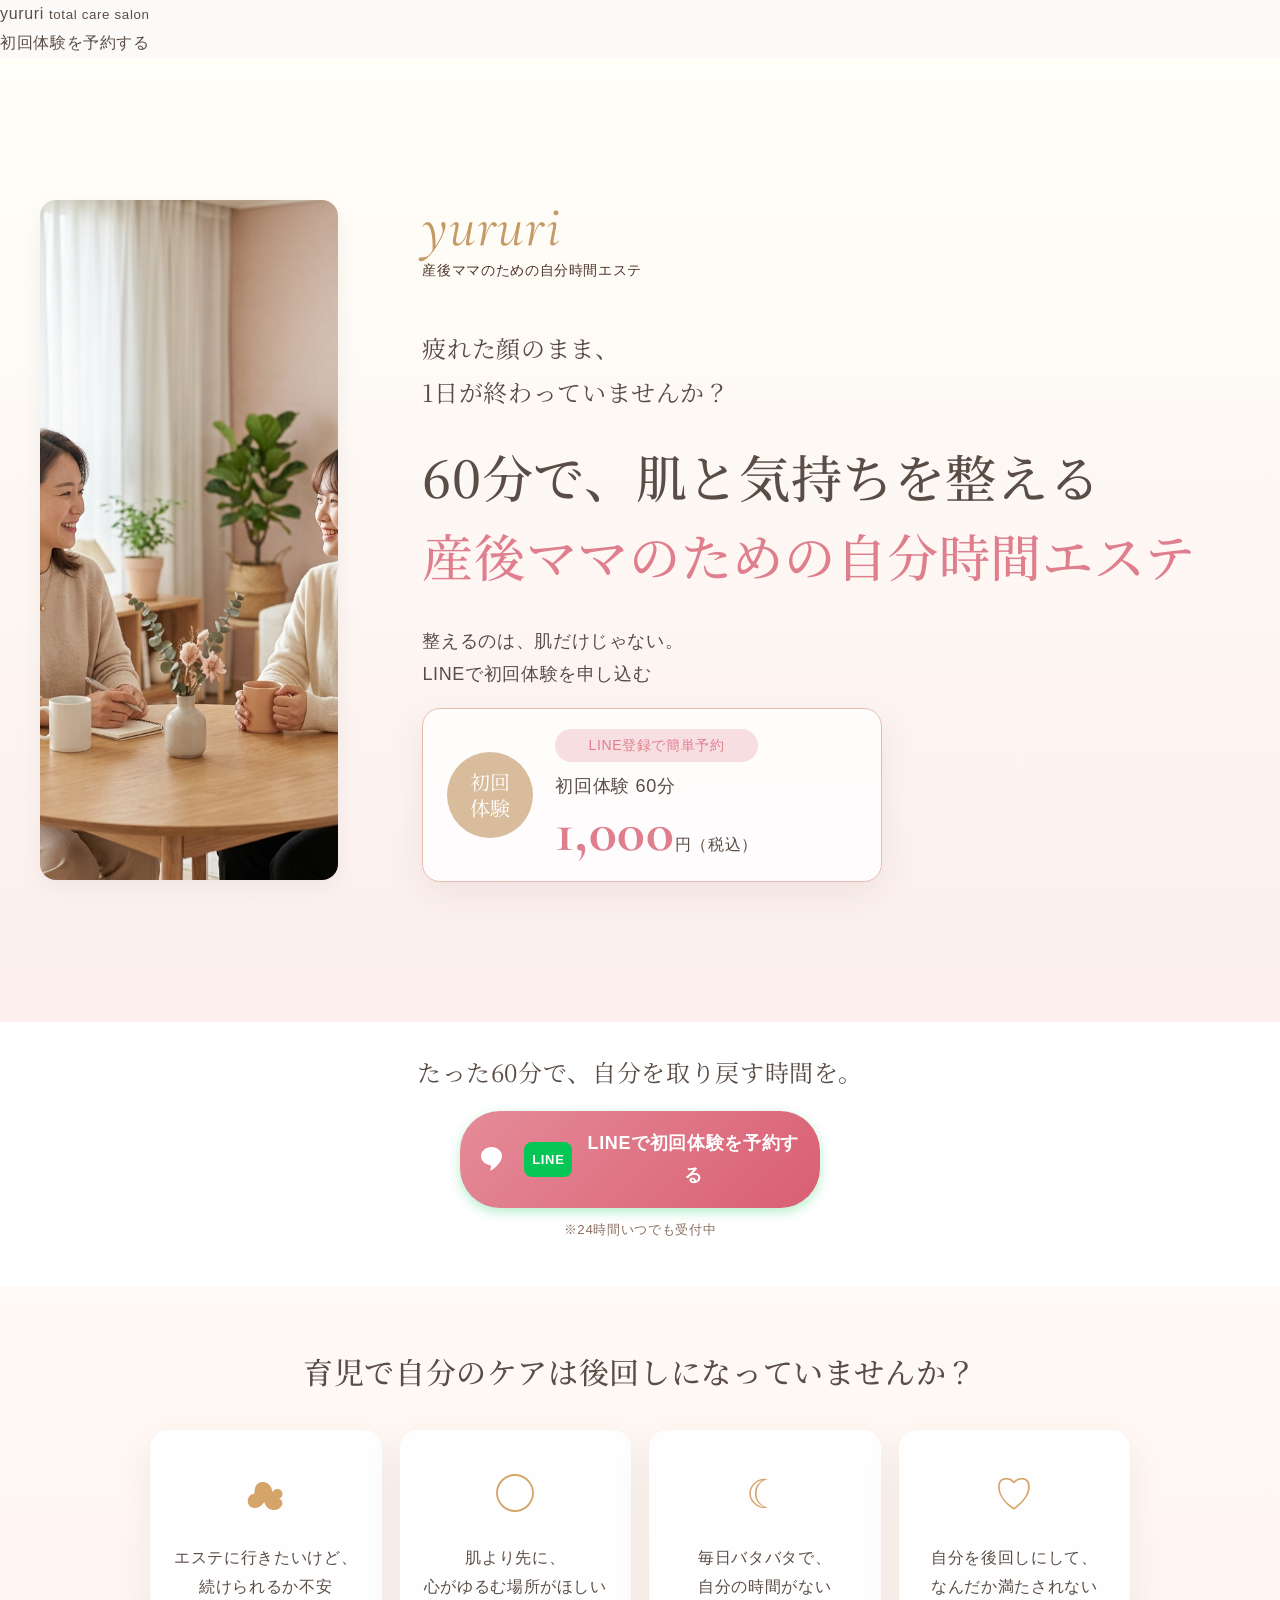
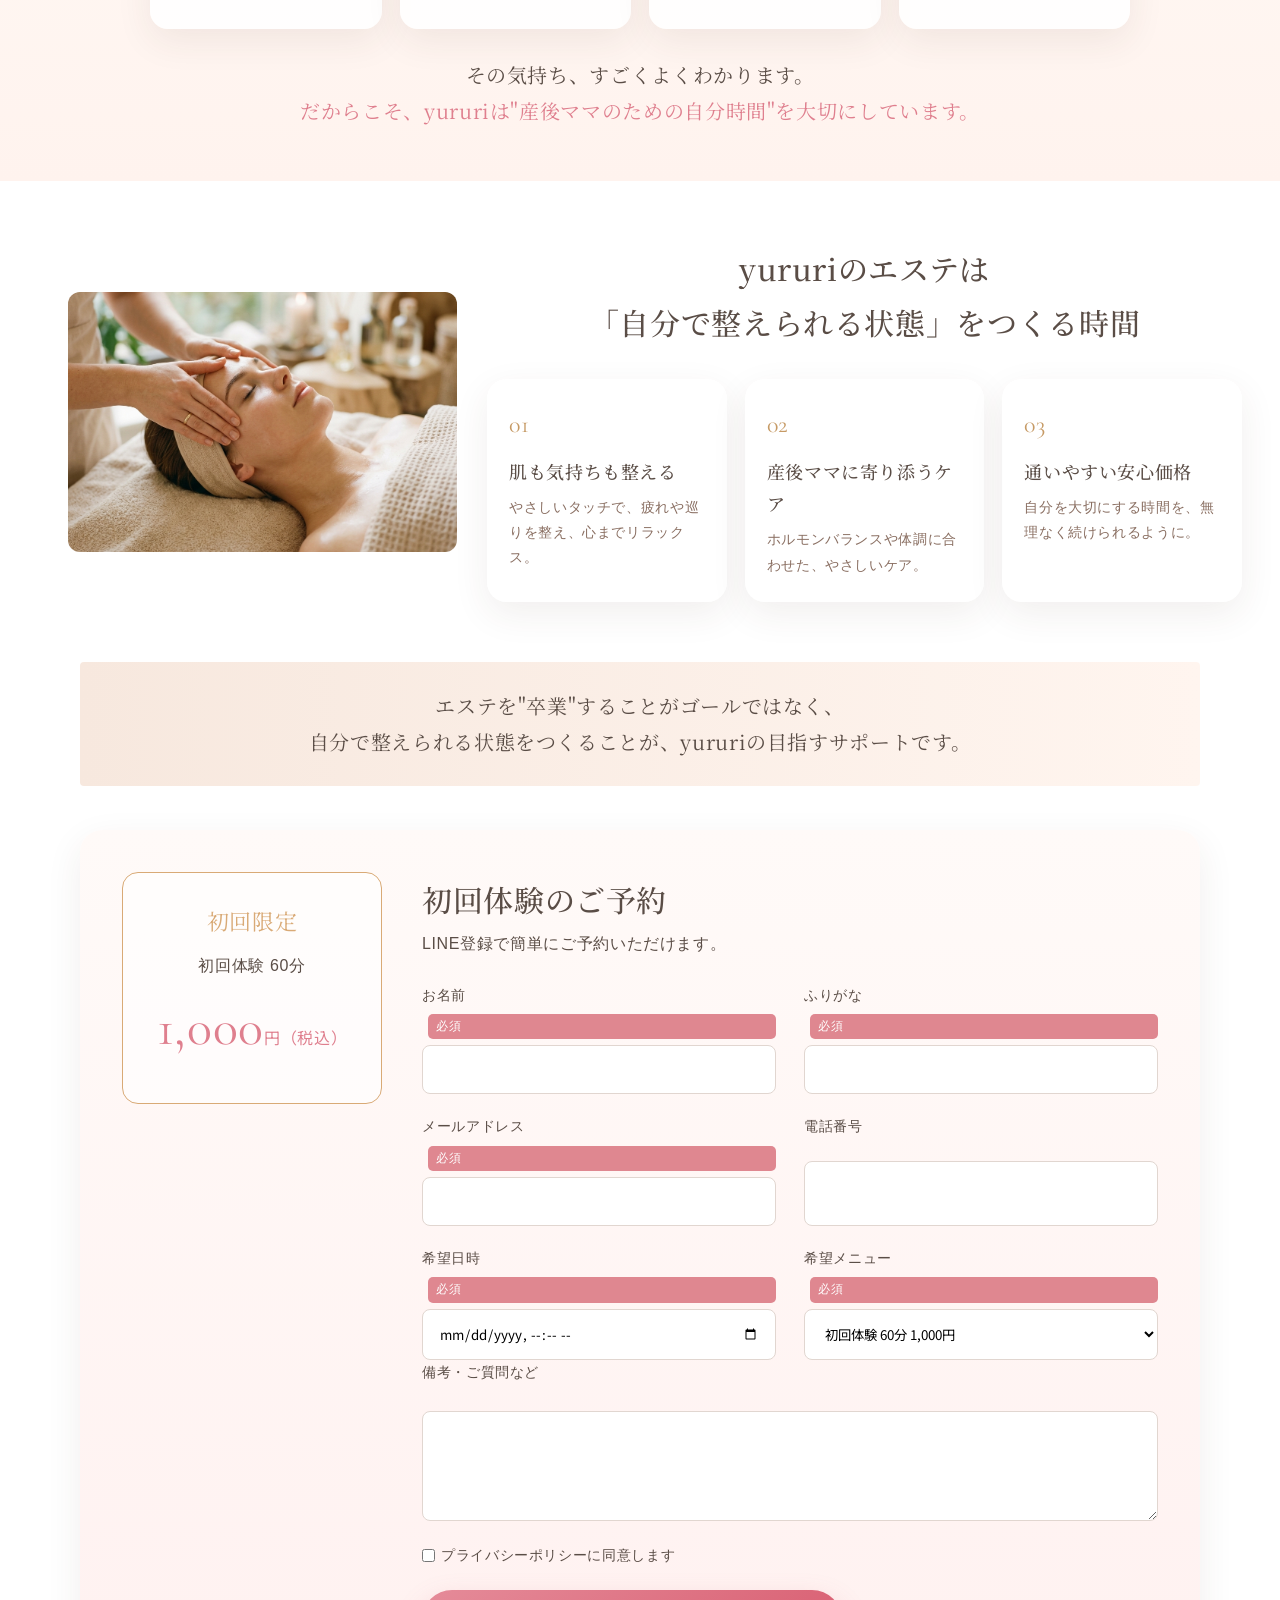
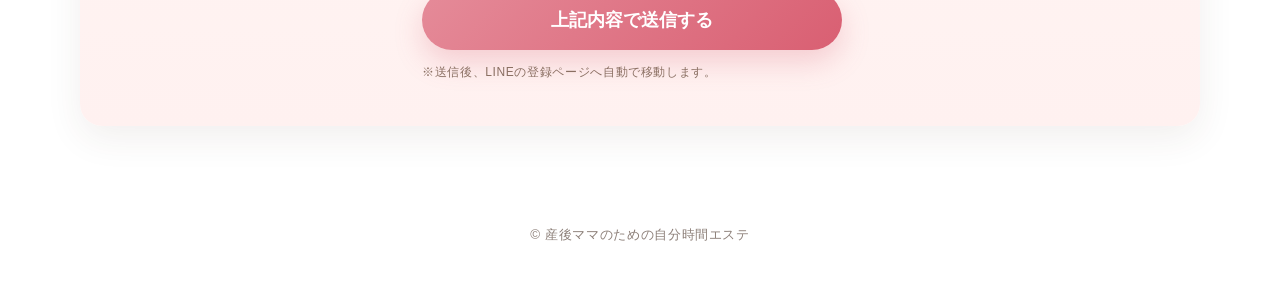
<file: index.html>
<!DOCTYPE html>
<html lang="ja">

<head>
    <meta charset="UTF-8" />
    <meta name="viewport" content="width=device-width, initial-scale=1.0" />
    <title>yururi｜産後ママのための自分時間エステ</title>

    <link rel="stylesheet" href="css/style.css" />
    <link rel="stylesheet" href="style.css" />

    <link rel="preconnect" href="https://fonts.googleapis.com">
    <link rel="preconnect" href="https://fonts.gstatic.com" crossorigin>
    <link
        href="https://fonts.googleapis.com/css2?family=Cormorant+Garamond:wght@500;600&family=Noto+Sans+JP:wght@400;500;700&family=Noto+Serif+JP:wght@400;500;600;700&display=swap"
        rel="stylesheet">
</head>

<body>

    <header class="header">
        <div class="header-logo">
            <span>yururi</span>
            <small>total care salon</small>
        </div>

        <a href="#reserve" class="header-btn">初回体験を予約する</a>
    </header>

    <main>

        <!-- FV -->
        <section class="hero">
            <div class="hero-inner">
                <div class="hero-copy">
                    <div class="logo">
                        <span>yururi</span>
                        <small>産後ママのための自分時間エステ</small>
                    </div>

                    <p class="hero-sub">疲れた顔のまま、<br>1日が終わっていませんか？</p>

                    <h1>
                        60分で、肌と気持ちを整える<br>
                        <span>産後ママのための自分時間エステ</span>
                    </h1>

                    <p class="hero-text">
                        整えるのは、肌だけじゃない。<br>
                        LINEで初回体験を申し込む
                    </p>

                    <div class="price-card">
                        <div class="price-badge">初回<br>体験</div>
                        <div>
                            <p class="price-note">LINE登録で簡単予約</p>
                            <p class="price-menu">初回体験 60分</p>
                            <p class="price"><strong>1,000</strong>円（税込）</p>
                        </div>
                    </div>
                </div>

                <div class="hero-image">
                    <img src="assets/fv_counseling.png" alt="産後ママ向けエステのイメージ">
                </div>
            </div>
        </section>

        <!-- CTA -->
        <section class="main-cta">
            <p>たった60分で、自分を取り戻す時間を。</p>
            <a href="#reserve" class="cta-button">
                <span>LINE</span>
                LINEで初回体験を予約する
            </a>
            <small>※24時間いつでも受付中</small>
        </section>

        <!-- 悩み -->
        <section class="worry">
            <h2>育児で自分のケアは後回しになっていませんか？</h2>

            <div class="worry-grid">
                <div class="worry-card">
                    <div class="icon">☁</div>
                    <p>エステに行きたいけど、<br>続けられるか不安</p>
                </div>
                <div class="worry-card">
                    <div class="icon">◯</div>
                    <p>肌より先に、<br>心がゆるむ場所がほしい</p>
                </div>
                <div class="worry-card">
                    <div class="icon">☾</div>
                    <p>毎日バタバタで、<br>自分の時間がない</p>
                </div>
                <div class="worry-card">
                    <div class="icon">♡</div>
                    <p>自分を後回しにして、<br>なんだか満たされない</p>
                </div>
            </div>

            <p class="worry-message">
                その気持ち、すごくよくわかります。<br>
                <span>だからこそ、yururiは"産後ママのための自分時間"を大切にしています。</span>
            </p>
        </section>

        <!-- コンセプト -->
        <section class="concept-section">
            <div class="concept-image">
                <img src="assets/treatment_facial.png" alt="施術ルームのイメージ">
            </div>

            <div class="concept-copy">
                <h2>yururiのエステは<br>「自分で整えられる状態」をつくる時間</h2>

                <div class="concept-cards">
                    <div class="concept-card">
                        <span>01</span>
                        <h3>肌も気持ちも整える</h3>
                        <p>やさしいタッチで、疲れや巡りを整え、心までリラックス。</p>
                    </div>
                    <div class="concept-card">
                        <span>02</span>
                        <h3>産後ママに寄り添うケア</h3>
                        <p>ホルモンバランスや体調に合わせた、やさしいケア。</p>
                    </div>
                    <div class="concept-card">
                        <span>03</span>
                        <h3>通いやすい安心価格</h3>
                        <p>自分を大切にする時間を、無理なく続けられるように。</p>
                    </div>
                </div>
            </div>
        </section>

        <section class="message-band">
            エステを"卒業"することがゴールではなく、<br>
            自分で整えられる状態をつくることが、yururiの目指すサポートです。
        </section>

        <!-- 予約フォーム -->
        <section id="reserve" class="reserve">
            <div class="reserve-price">
                <p class="reserve-title">初回限定</p>
                <p>初回体験 60分</p>
                <p class="reserve-price-num">1,000<span>円（税込）</span></p>
            </div>

            <div class="reserve-form-wrap">
                <h2>初回体験のご予約</h2>
                <p>LINE登録で簡単にご予約いただけます。</p>

                <form id="reserveForm" class="reserve-form">
                    <div class="form-grid">
                        <label>
                            お名前 <span>必須</span>
                            <input type="text" name="name" required>
                        </label>

                        <label>
                            ふりがな <span>必須</span>
                            <input type="text" name="kana" required>
                        </label>

                        <label>
                            メールアドレス <span>必須</span>
                            <input type="email" name="email" required>
                        </label>

                        <label>
                            電話番号
                            <input type="tel" name="tel">
                        </label>

                        <label>
                            希望日時 <span>必須</span>
                            <input type="datetime-local" name="date" required>
                        </label>

                        <label>
                            希望メニュー <span>必須</span>
                            <select name="menu" required>
                                <option value="初回体験 60分 1,000円">初回体験 60分 1,000円</option>
                            </select>
                        </label>
                    </div>

                    <label>
                        備考・ご質問など
                        <textarea name="message"></textarea>
                    </label>

                    <label class="privacy">
                        <input type="checkbox" required>
                        プライバシーポリシーに同意します
                    </label>

                    <button type="submit" class="submit-button">上記内容で送信する</button>
                    <p class="form-note">※送信後、LINEの登録ページへ自動で移動します。</p>
                </form>

                <div id="thanksMessage" class="thanks-message">
                    <h3>ご予約ありがとうございます</h3>
                    <p>スムーズなご案内のため、LINE登録をお願いいたします。</p>
                    <a href="https://lin.ee/TsRYLeT" class="cta-button">LINE登録はこちら</a>
                </div>
            </div>
        </section>

    </main>

    <footer class="footer">
        <p><small>&copy; 産後ママのための自分時間エステ</small></p>
    </footer>

    <script src="js/main.js"></script>
</body>

</html>
</file>
<file: css/style.css>
/* ヘッダーを上部固定 */
.header {
    position: sticky;
    top: 0;
    z-index: 999;
    background: rgba(252, 250, 248, 0.92);
    backdrop-filter: blur(10px);
}

/* PC表示 */
@media (min-width: 901px) {
    .hero-inner {
        grid-template-columns: 47% 53%;
    }

    .worry-grid {
        grid-template-columns: repeat(4, 1fr);
    }

    .concept-section {
        grid-template-columns: 34% 66%;
    }

    .concept-cards {
        grid-template-columns: repeat(3, 1fr);
    }

    .reserve {
        grid-template-columns: 260px 1fr;
    }
}

/* スマホ表示 */
@media (max-width: 900px) {

    .hero-inner,
    .worry-grid,
    .concept-section,
    .concept-cards,
    .reserve,
    .form-grid {
        grid-template-columns: 1fr;
    }

    .hero-image {
        order: -1;
        height: 390px;
    }

    .hero-copy {
        padding: 32px 22px 42px;
    }

    .cta-button,
    .submit-button {
        width: 100%;
        min-width: auto;
    }

    .header {
        padding: 12px 16px;
    }
}

:root {
    --bg: #fcfaf8;
    --ivory: #fffaf6;
    --beige: #f3e7dd;
    --beige-dark: #d8bc9b;
    --pink: #df7f8e;
    --pink-soft: #f7dfe1;
    --brown: #4f352c;
    --brown-light: #8a6f62;
    --white: #ffffff;
    --line: #06c755;
    --border: #ead8cc;

    --font-logo: "Cormorant Garamond", serif;
    --font-heading: "Noto Serif JP", serif;
    --font-body: "Noto Sans JP", sans-serif;

    --shadow: 0 12px 36px rgba(79, 53, 44, 0.08);
    --radius: 28px;
    --radius-lg: 40px;
}

* {
    box-sizing: border-box;
    margin: 0;
    padding: 0;
}

html {
    scroll-behavior: smooth;
}

body {
    background: var(--bg);
    color: var(--brown);
    font-family: var(--font-body);
    line-height: 1.8;
    letter-spacing: 0.04em;
}

img {
    width: 100%;
    display: block;
}

a {
    text-decoration: none;
    color: inherit;
}

h1,
h2,
h3 {
    font-family: var(--font-heading);
    font-weight: 500;
}

/* FV */
.hero {
    background: linear-gradient(90deg, #fffaf6 0%, #fffaf6 44%, #f2ddcc 100%);
}

.hero-inner {
    max-width: 1200px;
    margin: 0 auto;
    display: grid;
    grid-template-columns: 47% 53%;
    min-height: 680px;
    align-items: center;
}

.logo {
    margin-bottom: 42px;
}

.logo span {
    display: block;
    font-family: var(--font-logo);
    font-size: 58px;
    line-height: 1;
    color: #c69a65;
    font-style: italic;
}

.logo small {
    font-size: 14px;
    color: var(--brown);
}

.hero-copy {
    padding: 60px 44px;
    position: relative;
    z-index: 2;
}

.hero-sub {
    font-family: var(--font-heading);
    font-size: 24px;
    line-height: 1.8;
    margin-bottom: 24px;
}

.hero h1 {
    font-size: clamp(34px, 4vw, 52px);
    line-height: 1.55;
    margin-bottom: 30px;
}

.hero h1 span {
    color: var(--pink);
}

.hero-text {
    font-size: 18px;
    margin-bottom: 18px;
}

.hero-image {
    height: 680px;
}

.hero-image img {
    height: 100%;
    object-fit: cover;
}

.price-card {
    display: flex;
    align-items: center;
    gap: 22px;
    width: min(460px, 100%);
    background: rgba(255, 255, 255, 0.82);
    border: 1px solid #e8b9ad;
    border-radius: 18px;
    padding: 20px 24px;
    box-shadow: var(--shadow);
}

.price-badge {
    width: 86px;
    height: 86px;
    border-radius: 50%;
    background: var(--beige-dark);
    color: var(--white);
    display: grid;
    place-items: center;
    text-align: center;
    font-family: var(--font-heading);
    font-size: 20px;
    line-height: 1.3;
    flex-shrink: 0;
}

.price-note {
    background: var(--pink-soft);
    color: var(--pink);
    border-radius: 999px;
    padding: 4px 18px;
    font-size: 14px;
    text-align: center;
    margin-bottom: 8px;
}

.price-menu {
    font-size: 18px;
}

.price strong {
    font-family: var(--font-logo);
    font-size: 58px;
    color: var(--pink);
    line-height: 1;
}

/* CTA */
.main-cta {
    text-align: center;
    background: var(--white);
    padding: 28px 20px 44px;
}

.main-cta p {
    font-family: var(--font-heading);
    font-size: 24px;
    margin-bottom: 18px;
}

.main-cta small {
    display: block;
    margin-top: 10px;
    color: var(--brown-light);
}

.cta-button,
.submit-button {
    display: inline-flex;
    align-items: center;
    justify-content: center;
    gap: 14px;
    min-width: 360px;
    max-width: 100%;
    padding: 20px 42px;
    border-radius: 999px;
    background: linear-gradient(135deg, #e58b99, #d95f72);
    color: var(--white);
    font-weight: 700;
    font-size: 24px;
    border: none;
    cursor: pointer;
    box-shadow: 0 12px 28px rgba(217, 95, 114, 0.25);
}

.cta-button span {
    background: var(--line);
    font-size: 13px;
    padding: 6px 8px;
    border-radius: 8px;
}

/* Worry */
.worry {
    padding: 58px 20px 52px;
    background: linear-gradient(180deg, #fffaf6, #fff3ee);
    text-align: center;
}

.worry h2 {
    font-size: 30px;
    margin-bottom: 32px;
}

.worry-grid {
    max-width: 980px;
    margin: 0 auto 28px;
    display: grid;
    grid-template-columns: repeat(4, 1fr);
    gap: 18px;
}

.worry-card {
    background: rgba(255, 255, 255, 0.9);
    border-radius: 18px;
    padding: 28px 16px;
    box-shadow: var(--shadow);
}

.icon {
    font-size: 40px;
    color: #d4a469;
    margin-bottom: 14px;
}

.worry-message {
    font-family: var(--font-heading);
    font-size: 20px;
}

.worry-message span {
    color: var(--pink);
}

/* Concept */
.concept-section {
    max-width: 1200px;
    margin: 0 auto;
    padding: 60px 28px;
    display: grid;
    grid-template-columns: 34% 66%;
    gap: 30px;
    align-items: center;
}

.concept-image img {
    border-radius: 12px;
    height: 260px;
    object-fit: cover;
}

.concept-copy h2 {
    text-align: center;
    font-size: 30px;
    margin-bottom: 30px;
}

.concept-cards {
    display: grid;
    grid-template-columns: repeat(3, 1fr);
    gap: 18px;
}

.concept-card {
    background: rgba(255, 255, 255, 0.86);
    border-radius: 20px;
    padding: 24px 22px;
    box-shadow: var(--shadow);
}

.concept-card span {
    color: #c69a65;
    font-family: var(--font-logo);
    font-size: 24px;
}

.concept-card h3 {
    font-size: 18px;
    margin: 8px 0;
}

.concept-card p {
    font-size: 14px;
    color: var(--brown-light);
}

/* Message */
.message-band {
    width: min(1120px, calc(100% - 40px));
    margin: 0 auto 44px;
    background: linear-gradient(90deg, #f7e8de, #fff5ef);
    padding: 26px 20px;
    text-align: center;
    font-family: var(--font-heading);
    font-size: 20px;
    border-radius: 4px;
}

/* Reserve */
.reserve {
    width: min(1120px, calc(100% - 40px));
    margin: 0 auto 70px;
    background: linear-gradient(180deg, #fffaf8, #fff1f0);
    border-radius: 22px;
    padding: 42px;
    display: grid;
    grid-template-columns: 260px 1fr;
    gap: 40px;
    box-shadow: var(--shadow);
}

.reserve-price {
    border: 1px solid #d9aa76;
    border-radius: 16px;
    text-align: center;
    padding: 28px 18px;
    align-self: start;
    background: rgba(255, 255, 255, 0.65);
}

.reserve-title {
    color: #d9aa76;
    font-family: var(--font-heading);
    font-size: 22px;
    margin-bottom: 12px;
}

.reserve-price-num {
    font-family: var(--font-logo);
    font-size: 52px;
    color: var(--pink);
}

.reserve-price-num span {
    font-family: var(--font-body);
    font-size: 16px;
}

.reserve-form-wrap h2 {
    font-size: 30px;
    margin-bottom: 4px;
}

.reserve-form-wrap>p {
    margin-bottom: 24px;
}

.form-grid {
    display: grid;
    grid-template-columns: repeat(2, 1fr);
    gap: 20px 28px;
}

.reserve-form label {
    display: grid;
    gap: 6px;
    font-size: 14px;
}

.reserve-form label span {
    background: #df8790;
    color: #fff;
    border-radius: 5px;
    padding: 2px 8px;
    font-size: 12px;
    margin-left: 6px;
}

input,
select,
textarea {
    width: 100%;
    border: 1px solid #e1d6d0;
    border-radius: 8px;
    padding: 14px 16px;
    font-family: var(--font-body);
    background: var(--white);
}

textarea {
    min-height: 110px;
    resize: vertical;
    margin-top: 20px;
}

.privacy {
    display: flex !important;
    align-items: center;
    gap: 8px;
    margin: 22px 0;
}

.privacy input {
    width: auto;
}

.submit-button {
    width: min(420px, 100%);
    font-size: 18px;
    padding: 18px 34px;
}

.form-note {
    font-size: 12px;
    margin-top: 12px;
    color: var(--brown-light);
}

.thanks-message {
    display: none;
    margin-top: 28px;
    background: var(--white);
    border-radius: 20px;
    padding: 28px;
    text-align: center;
}

/* Responsive */
@media (max-width: 900px) {
    .hero-inner {
        grid-template-columns: 1fr;
        min-height: auto;
    }

    .hero-image {
        order: -1;
        height: 390px;
    }

    .hero-copy {
        padding: 32px 22px 42px;
    }

    .logo span {
        font-size: 46px;
    }

    .hero-sub {
        font-size: 18px;
    }

    .hero h1 {
        font-size: 30px;
    }

    .price-card {
        align-items: center;
    }

    .main-cta p {
        font-size: 18px;
    }

    .cta-button,
    .submit-button {
        min-width: auto;
        width: 100%;
        font-size: 17px;
        padding: 18px 22px;
    }

    .worry-grid,
    .concept-cards,
    .form-grid {
        grid-template-columns: 1fr;
    }

    .concept-section {
        grid-template-columns: 1fr;
        padding: 50px 20px;
    }

    .reserve {
        grid-template-columns: 1fr;
        width: calc(100% - 28px);
        padding: 28px 20px;
    }

    .message-band {
        font-size: 16px;
    }
}
</file>
<file: style.css>
:root {
    /* Colors */
    --c-beige: #f5f0eb;
    --c-ivory: #fffff8;
    --c-light-pink: #fcefee;
    --c-light-brown: #a68a7e;
    --c-white: #ffffff;
    --c-text: #5a4d46;
    --c-text-light: #8c7f78;
    --c-accent: #e59a94;
    --c-line: #06C755; /* LINE color */
    
    /* Spacing & Typography using Clamp for fluidity */
    --sp-s: clamp(12px, 2vw, 16px);
    --sp-m: clamp(24px, 4vw, 32px);
    --sp-l: clamp(32px, 6vw, 48px);
    --sp-xl: clamp(48px, 8vw, 80px);

    --font-size-base: clamp(15px, 2vw, 16px);
    --font-size-lead: clamp(1rem, 2.5vw, 1.125rem);
    --font-size-title: clamp(1.25rem, 3vw, 1.375rem);
    --font-size-large: clamp(1.25rem, 3vw, 1.5rem);
    --font-size-huge: clamp(2rem, 5vw, 2.5rem);
    --font-size-small: clamp(0.8125rem, 1.5vw, 0.875rem);

    /* Fonts */
    --font-main: 'Zen Kaku Gothic Antique', sans-serif;
}

* {
    margin: 0;
    padding: 0;
    box-sizing: border-box;
}

html, body {
    overflow-x: hidden; /* Prevent horizontal scrolling on mobile */
    width: 100%;
}

body {
    font-family: var(--font-main);
    color: var(--c-text);
    background-color: var(--c-white);
    line-height: 1.8;
    font-size: var(--font-size-base);
    -webkit-font-smoothing: antialiased;
    /* Space for fixed CTA on mobile */
    padding-bottom: 80px; 
}

img {
    max-width: 100%;
    height: auto;
    display: block;
    width: 100%; /* Ensure responsiveness */
}

/* Utilities */
.container {
    max-width: 1000px;
    margin: 0 auto;
}

.text-center { text-align: center; }
.mt-s { margin-top: var(--sp-s); }
.mt-m { margin-top: var(--sp-m); }
.mt-l { margin-top: var(--sp-l); }
.mt-xl { margin-top: var(--sp-xl); }
.mb-m { margin-bottom: var(--sp-m); }
.pt-m { padding-top: var(--sp-m); }

.bg-beige { background-color: var(--c-beige); }
.bg-ivory { background-color: var(--c-ivory); }
.bg-light-pink { background-color: var(--c-light-pink); }
.bg-white { background-color: var(--c-white); }

.section-padding {
    padding: var(--sp-xl) 20px;
}

.text-lead {
    font-size: var(--font-size-lead);
    font-weight: 500;
    line-height: 1.8;
    text-align: center;
}

.text-normal {
    font-size: var(--font-size-base);
    line-height: 1.8;
}

.text-emphasis {
    font-size: var(--font-size-title);
    font-weight: 700;
    color: var(--c-light-brown);
    text-align: center;
}

.text-emphasis-soft {
    font-size: var(--font-size-lead);
    font-weight: 700;
    color: var(--c-accent);
}

.section-title {
    font-size: var(--font-size-title);
    font-weight: 700;
    text-align: center;
    color: var(--c-light-brown);
    margin-bottom: var(--sp-l);
    line-height: 1.6;
}

/* Hero Section */
.hero {
    background: linear-gradient(to bottom, var(--c-ivory), var(--c-light-pink));
    padding-top: 40px;
    padding-bottom: 40px;
}

.hero-inner {
    display: flex;
    flex-direction: column; /* Mobile: image, then text */
    gap: 24px;
}

.hero-image {
    border-radius: 16px;
    overflow: hidden;
    box-shadow: 0 8px 24px rgba(0,0,0,0.05);
}

.hero-content {
    max-width: 600px;
    margin: 0 auto;
    text-align: center;
}

.hero-catch-sub {
    font-size: var(--font-size-base);
    font-weight: 500;
    color: var(--c-text-light);
    margin-bottom: 12px;
}

.hero-catch-main {
    font-size: var(--font-size-large);
    font-weight: 700;
    line-height: 1.6;
    margin-bottom: 20px;
}

.hero-catch-main .highlight {
    color: var(--c-light-brown);
    font-size: clamp(1.375rem, 3.5vw, 1.75rem);
    display: inline-block;
    margin-top: 8px;
    background: linear-gradient(transparent 70%, #fde4e2 70%);
}

.hero-concept {
    font-size: var(--font-size-base);
    font-weight: 500;
    margin-bottom: 24px;
}

.hero-info-tags {
    display: flex;
    justify-content: center;
    flex-wrap: wrap;
    gap: 8px;
    margin-bottom: 24px;
}

.tag {
    background-color: var(--c-white);
    color: var(--c-light-brown);
    padding: 6px 16px;
    border-radius: 20px;
    font-size: var(--font-size-small);
    font-weight: 500;
    border: 1px solid var(--c-light-brown);
}

.hero-price-box {
    background-color: var(--c-white);
    border: 2px solid var(--c-accent);
    border-radius: 12px;
    padding: 20px;
    margin-bottom: 24px;
    box-shadow: 0 4px 12px rgba(229, 154, 148, 0.15);
    max-width: 400px;
    margin-left: auto;
    margin-right: auto;
    text-align: center;
}

.price-label {
    font-size: var(--font-size-lead);
    font-weight: 700;
    color: var(--c-accent);
    margin-bottom: 8px;
}

.price-value {
    font-size: var(--font-size-title);
    font-weight: 700;
}

.price-value .price-num {
    font-size: var(--font-size-huge);
    color: var(--c-text);
}

.cta-area {
    text-align: center;
    margin-top: var(--sp-m);
}

.cta-note {
    font-size: var(--font-size-small);
    font-weight: 700;
    color: var(--c-line);
    margin-bottom: 8px;
}

.cta-button {
    display: flex;
    align-items: center;
    justify-content: center;
    background-color: var(--c-line);
    color: var(--c-white);
    text-decoration: none;
    font-size: var(--font-size-lead);
    font-weight: 700;
    padding: 16px 20px;
    border-radius: 40px;
    box-shadow: 0 4px 12px rgba(6, 199, 85, 0.3);
    transition: transform 0.2s, box-shadow 0.2s;
    max-width: 360px;
    margin: 0 auto;
    width: 100%;
}

.cta-button::before {
    content: '';
    display: inline-block;
    width: 24px;
    height: 24px;
    background: url('data:image/svg+xml;utf8,<svg xmlns="http://www.w3.org/2000/svg" viewBox="0 0 448 512"><path fill="%23fff" d="M273.4 199.9h-46.6v-46.6c0-6.1-4.9-11-11-11h-24c-6.1 0-11 4.9-11 11v46.6h-46.6c-6.1 0-11 4.9-11 11v24c0 6.1 4.9 11 11 11h46.6v46.6c0 6.1 4.9 11 11 11h24c6.1 0 11-4.9 11-11v-46.6h46.6c6.1 0 11-4.9 11-11v-24c0-6.1-4.9-11-11-11z"/><path fill="%23fff" d="M448 192C448 86 347.6 0 224 0S0 86 0 192c0 94.6 77.2 173.8 178.6 189.6 18.2 2.8 28.5 8.7 32.7 20 3.2 8.4 1 23-1 33.6-2.5 13.5-12 55.4-12 55.4-2.2 10.6 6.3 14 11.2 11.4 0 0 60.6-32.9 101.4-74.9 59.8-61.6 137.1-133 137.1-235.1z"/></svg>') no-repeat center center;
    margin-right: 8px;
}

.cta-button:hover {
    transform: translateY(-2px);
    box-shadow: 0 6px 16px rgba(6, 199, 85, 0.4);
}

/* Trouble Section */
.checklist {
    list-style: none;
    max-width: 500px;
    margin: 0 auto;
}

.checklist li {
    display: flex;
    align-items: flex-start;
    background: var(--c-white);
    padding: 16px;
    border-radius: 8px;
    margin-bottom: 12px;
    box-shadow: 0 2px 8px rgba(0,0,0,0.03);
    font-size: clamp(0.875rem, 2vw, 0.9375rem);
}

.check-icon {
    color: var(--c-accent);
    font-weight: 700;
    margin-right: 12px;
    flex-shrink: 0;
}

.trouble-summary {
    font-weight: 700;
    font-size: var(--font-size-lead);
    color: var(--c-light-brown);
}

/* Concept Section */
.concept-content {
    background: var(--c-white);
    padding: 40px 20px;
    border-radius: 16px;
    box-shadow: 0 4px 20px rgba(0,0,0,0.04);
    text-align: center;
    border-top: 4px solid var(--c-light-brown);
    max-width: 600px;
    margin: 0 auto;
}

/* Problem Section */
.card-wrap {
    background: var(--c-white);
    padding: 32px 20px;
    border-radius: 16px;
    max-width: 600px;
    margin: 0 auto;
}

.problem-list {
    list-style: none;
    padding-left: 16px;
    border-left: 2px solid var(--c-accent);
}

.problem-list li {
    margin-bottom: 8px;
    font-weight: 500;
    position: relative;
    padding-left: 12px;
}

.problem-list li::before {
    content: '・';
    position: absolute;
    left: -8px;
    color: var(--c-accent);
}

.emphasis-box {
    background: var(--c-light-pink);
    padding: 24px;
    border-radius: 8px;
    text-align: center;
}

/* Solution Section */
.solution-list {
    list-style: none;
    max-width: 500px;
    margin: 0 auto;
}

.solution-list li {
    background: var(--c-beige);
    margin-bottom: 12px;
    padding: 16px;
    border-radius: 8px;
    text-align: center;
    font-weight: 700;
    color: var(--c-light-brown);
}

.cta-mid-text {
    font-size: var(--font-size-small);
    font-weight: 500;
    margin-bottom: 12px;
    text-align: center;
}

/* Future Section */
.card-grid {
    display: grid;
    grid-template-columns: 1fr; /* Mobile 1 column */
    gap: 24px;
    max-width: 1000px;
    margin: 0 auto;
}

.future-card {
    background: var(--c-white);
    padding: 24px;
    border-radius: 12px;
    box-shadow: 0 4px 12px rgba(0,0,0,0.05);
    text-align: center;
    position: relative;
    margin-top: 16px; /* Space for absolute number badge */
}

.card-number {
    position: absolute;
    top: -16px;
    left: 50%;
    transform: translateX(-50%);
    width: 32px;
    height: 32px;
    background: var(--c-accent);
    color: var(--c-white);
    border-radius: 50%;
    display: flex;
    align-items: center;
    justify-content: center;
    font-weight: 700;
}

.card-title {
    color: var(--c-light-brown);
    font-size: var(--font-size-lead);
    margin-bottom: 8px;
    padding-top: 8px;
}

.card-desc {
    font-size: clamp(0.875rem, 2vw, 0.9375rem);
    color: var(--c-text-light);
}

/* Difference Section */
.diff-box {
    background: var(--c-ivory);
    padding: 24px;
    border-radius: 12px;
    border: 1px solid var(--c-beige);
}

.diff-title {
    text-align: center;
    color: var(--c-light-brown);
    font-size: var(--font-size-lead);
    margin-bottom: 16px;
    border-bottom: 2px dashed var(--c-beige);
    padding-bottom: 8px;
}

.diff-list {
    list-style: none;
}

.diff-list li {
    margin-bottom: 12px;
    display: flex;
    align-items: center;
    font-size: clamp(0.875rem, 2vw, 0.9375rem);
    font-weight: 500;
}

.diff-list .icon {
    margin-right: 8px;
    flex-shrink: 0;
}

/* Value Section */
.value-box {
    background: var(--c-white);
    border: 2px solid var(--c-light-pink);
    border-radius: 12px;
    padding: 24px;
    max-width: 500px;
    margin: 0 auto;
}

.value-list {
    list-style: none;
}

.value-list li {
    padding: 12px 0;
    border-bottom: 1px dashed var(--c-beige);
    text-align: center;
    font-weight: 500;
}

.value-list li:last-child {
    border-bottom: none;
}

/* Flow Section */
.step-list {
    max-width: 600px;
    margin: 0 auto;
}

.step-item {
    background: var(--c-white);
    border-radius: 12px;
    padding: 20px;
    box-shadow: 0 2px 8px rgba(0,0,0,0.03);
    text-align: center;
}

.step-label {
    display: inline-block;
    background: var(--c-light-brown);
    color: var(--c-white);
    padding: 4px 16px;
    border-radius: 20px;
    font-size: var(--font-size-small);
    font-weight: 700;
    margin-bottom: 12px;
}

.step-title {
    font-size: var(--font-size-lead);
    color: var(--c-text);
    margin-bottom: 4px;
}

.step-desc {
    font-size: var(--font-size-small);
    color: var(--c-text-light);
}

.step-line {
    width: 2px;
    height: 24px;
    background: var(--c-accent);
    margin: 0 auto;
}

/* Course Section */
.course-cards {
    display: grid;
    grid-template-columns: 1fr; /* Mobile 1 column */
    gap: 16px;
    max-width: 1000px;
    margin: 0 auto;
}

.course-card {
    background: var(--c-white);
    border: 1px solid var(--c-beige);
    border-radius: 12px;
    padding: 24px;
    text-align: center;
    position: relative;
    box-shadow: 0 4px 12px rgba(0,0,0,0.03);
}

.course-card.highlight-card {
    border: 2px solid var(--c-light-brown);
    background: var(--c-ivory);
}

.course-card.recommended-card {
    border: 2px solid var(--c-accent);
    margin-top: 16px; /* space for badge */
}

.recommended-badge {
    position: absolute;
    top: -12px;
    left: 50%;
    transform: translateX(-50%);
    background: var(--c-accent);
    color: var(--c-white);
    padding: 4px 16px;
    border-radius: 20px;
    font-size: var(--font-size-small);
    font-weight: 700;
}

.course-name {
    font-size: var(--font-size-lead);
    font-weight: 700;
    color: var(--c-light-brown);
    margin-bottom: 8px;
}

.course-detail {
    margin-bottom: 8px;
}

.course-time {
    font-size: clamp(0.875rem, 2vw, 0.9375rem);
    margin-right: 8px;
}

.course-price {
    font-size: var(--font-size-large);
    font-weight: 700;
}

.course-price .yen {
    font-size: 1rem;
}

.course-desc {
    font-size: var(--font-size-small);
    color: var(--c-text-light);
    background: var(--c-beige);
    padding: 8px;
    border-radius: 4px;
    display: inline-block;
}

/* Safe Section */
.safe-grid {
    display: grid;
    grid-template-columns: repeat(2, 1fr);
    gap: 12px;
    max-width: 800px;
    margin: 0 auto;
}

.safe-item {
    background: var(--c-white);
    padding: 16px 12px;
    border-radius: 8px;
    text-align: center;
    font-size: var(--font-size-small);
    font-weight: 500;
    box-shadow: 0 2px 6px rgba(0,0,0,0.03);
    display: flex;
    flex-direction: column;
    align-items: center;
    gap: 8px;
}

.safe-icon {
    font-size: 1.5rem;
}

/* FAQ Section */
.faq-accordion {
    max-width: 700px;
    margin: 0 auto;
}

.faq-item {
    background: var(--c-white);
    border-radius: 8px;
    margin-bottom: 12px;
    box-shadow: 0 2px 6px rgba(0,0,0,0.03);
    overflow: hidden;
}

.faq-item summary {
    padding: 16px 20px;
    font-weight: 500;
    cursor: pointer;
    position: relative;
    list-style: none;
    padding-right: 40px;
}

.faq-item summary::-webkit-details-marker {
    display: none;
}

.toggle-icon {
    position: absolute;
    right: 20px;
    top: 50%;
    transform: translateY(-50%);
    width: 16px;
    height: 16px;
}

.toggle-icon::before,
.toggle-icon::after {
    content: '';
    position: absolute;
    background: var(--c-light-brown);
}

.toggle-icon::before {
    width: 2px;
    height: 16px;
    left: 7px;
    top: 0;
    transition: transform 0.3s;
}

.toggle-icon::after {
    width: 16px;
    height: 2px;
    left: 0;
    top: 7px;
}

.faq-item[open] .toggle-icon::before {
    transform: rotate(90deg);
}

.faq-answer {
    padding: 0 20px 20px 20px;
    color: var(--c-text-light);
    font-size: clamp(0.875rem, 2vw, 0.9375rem);
}

/* Final CTA */
.final-cta-section {
    border-top: 4px solid var(--c-white);
}

.final-price {
    max-width: 400px;
    margin-left: auto;
    margin-right: auto;
}

/* Footer */
.footer {
    background: var(--c-white);
    text-align: center;
    padding: 24px;
    color: var(--c-text-light);
    padding-bottom: 40px;
}

/* Animations */
@keyframes pulse {
    0% { transform: scale(1); }
    50% { transform: scale(1.02); box-shadow: 0 6px 16px rgba(6, 199, 85, 0.5); }
    100% { transform: scale(1); }
}

.pulse-anim {
    animation: pulse 2s infinite;
}

/* --- Fixed Mobile Bottom CTA --- */
/* Mobile Only Fixed Button */
.fixed-bottom-cta {
    position: fixed;
    bottom: 0;
    left: 0;
    width: 100%;
    background: rgba(255, 255, 255, 0.95);
    padding: 12px 16px;
    box-shadow: 0 -4px 16px rgba(0,0,0,0.08);
    z-index: 100;
    display: block;
}

.fixed-bottom-cta .cta-button {
    max-width: 100%;
    margin: 0;
    font-size: clamp(1rem, 4vw, 1.125rem);
    padding: 14px 16px;
}


/* =========================================================
   Responsive Breakpoints
   ========================================================= */

/* --- Tablet / PC Base (>= 768px) --- */
@media (min-width: 768px) {
    body {
        padding-bottom: 0; /* Remove bottom padding for fixed CTA */
    }
    
    .fixed-bottom-cta {
        display: none; /* Hide fixed CTA on larger screens */
    }

    .section-padding {
        padding: var(--sp-xl) 40px;
    }
    
    .hero {
        padding-top: 80px;
        padding-bottom: 80px;
    }

    /* PC Hero Layout: Image Right, Text Left */
    .hero-inner {
        flex-direction: row-reverse;
        align-items: center;
        justify-content: space-between;
        gap: 40px;
    }
    
    .hero-content {
        text-align: left;
        margin: 0;
        flex: 1;
        max-width: 500px;
    }
    
    .hero-image {
        flex: 1;
        margin-top: 0;
    }

    .hero-info-tags {
        justify-content: flex-start;
    }

    .hero-price-box {
        margin-left: 0;
        margin-right: auto;
    }

    .cta-area {
        text-align: left;
    }

    .cta-button {
        margin-left: 0;
        display: inline-flex;
        width: auto;
    }

    /* Future Cards: 2 Columns on Tablet */
    .card-grid {
        grid-template-columns: repeat(2, 1fr);
    }

    /* Course Cards: Horizontal Layout on Tablet */
    .course-cards {
        grid-template-columns: repeat(2, 1fr);
    }

    .safe-grid {
        grid-template-columns: repeat(4, 1fr);
    }

    .final-cta-section .cta-area,
    .final-cta-section .cta-button {
        text-align: center;
        margin-left: auto;
        margin-right: auto;
    }
}

/* --- Large PC Layout (>= 1024px) --- */
@media (min-width: 1024px) {
    .section-padding {
        padding: var(--sp-xl) 80px;
    }

    /* Future Cards: 4 Columns on Large PC */
    .card-grid {
        grid-template-columns: repeat(4, 1fr);
    }

    /* Course Cards: 4 Columns on Large PC */
    .course-cards {
        grid-template-columns: repeat(4, 1fr);
    }
}
</file>
